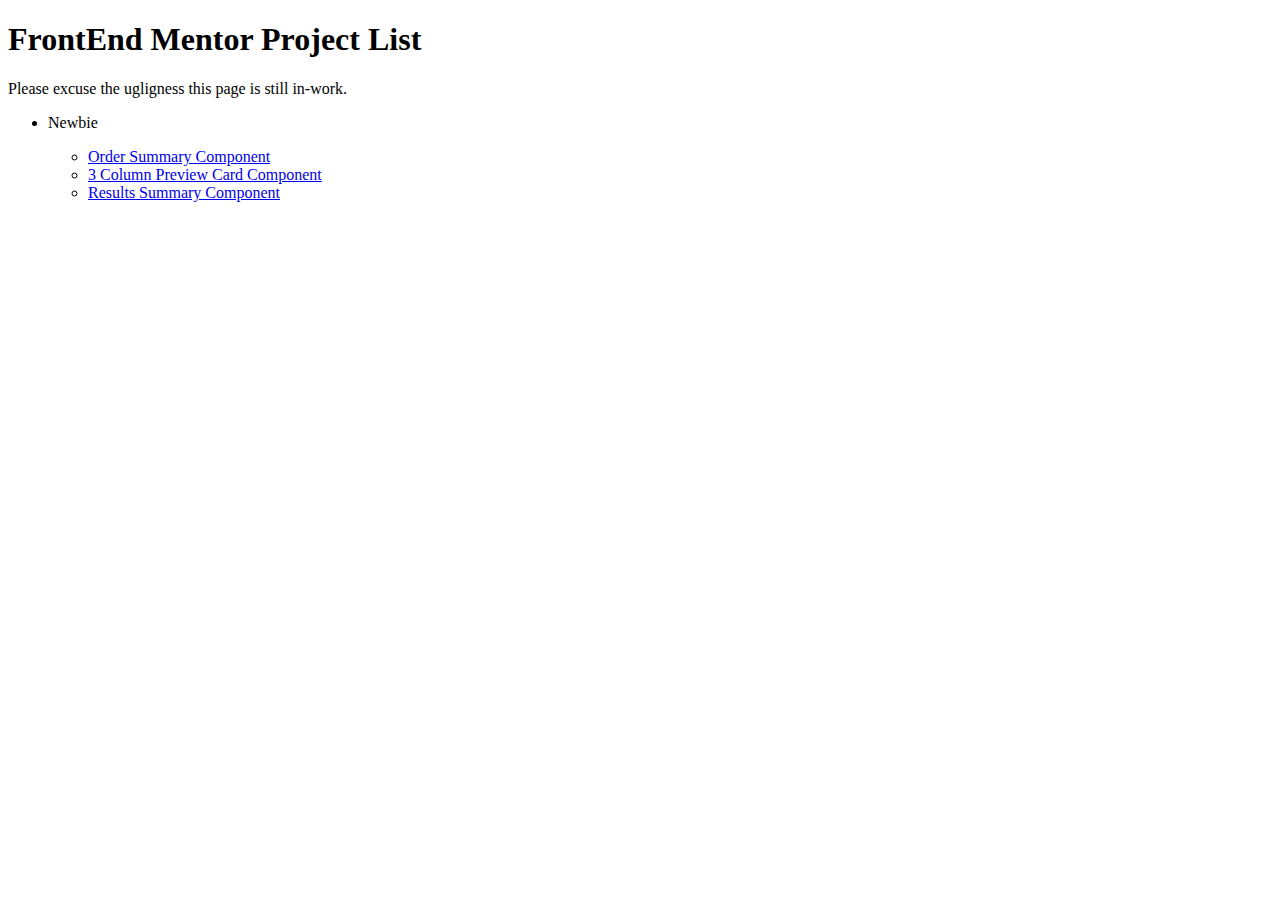
<file: index.html>
<!DOCTYPE html>
<html lang="en">

<head>
  <meta charset="UTF-8">
  <meta name="viewport" content="width=device-width, initial-scale=1.0">

  <title>FrontEnd Mentor Projects</title>
</head>

<body>
  <h1>FrontEnd Mentor Project List</h1>
  <p>Please excuse the ugligness this page is still in-work.</p>
  <ul>
    <li>
      <p>Newbie</p>
      <ul>
        <li><a href="./order-summary-component-main/index.html">Order Summary Component</a></li>
        <li><a href="./3-column-preview-card-component-main/index.html">3 Column Preview Card Component</a></li>
        <li><a href="./results-summary-component-main/index.html">Results Summary Component</a></li>
      </ul>
    </li>
  </ul>
</body>

</html>
</file>
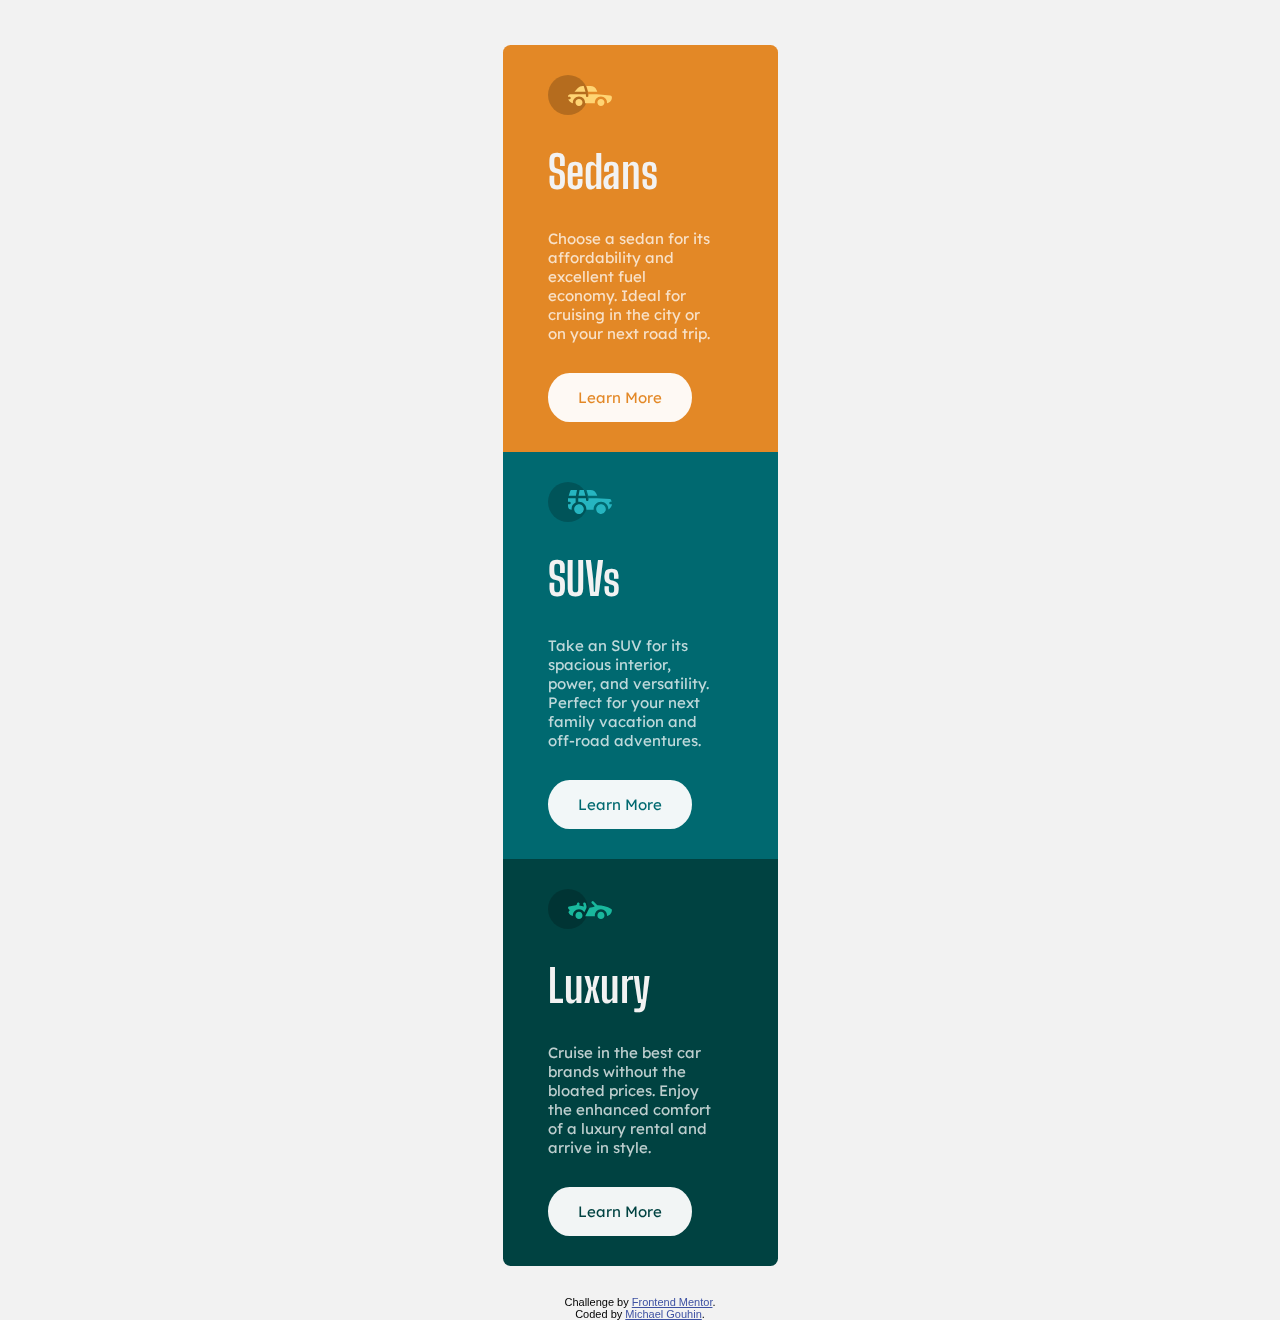
<file: 3-column-preview-card-component-main/index.html>
<!DOCTYPE html>
<html lang="en-US">

<head>
  <meta charset="UTF-8">
  <!-- displays site properly based on user's device -->
  <meta name="viewport" content="width=device-width, initial-scale=1.0">

  <link rel="icon" type="image/png" sizes="32x32" href="./images/favicon-32x32.png">
  <link rel="stylesheet" type="text/css" href="./css/styles.css">

  <!-- custom font imports-->
  <link rel="preconnect" href="https://fonts.googleapis.com">
  <link rel="preconnect" href="https://fonts.gstatic.com" crossorigin>
  <link href="https://fonts.googleapis.com/css2?family=Lexend+Deca&display=swap" rel="stylesheet">
  <link href="https://fonts.googleapis.com/css2?family=Big+Shoulders+Display:wght@700&family=Lexend+Deca&display=swap"
    rel="stylesheet">

  <title>Frontend Mentor | 3-column preview card component</title>

</head>

<body>

  <div class="category-container">

    <div class="category-card category-card--bright-orange">
      <img src="./images/icon-sedans.svg" alt="Sedans" class="category-card__icon">
      <h3 class="category-card__title">Sedans</h3>
      <p class="category-card__body">Choose a sedan for its affordability
        and excellent fuel economy. Ideal for cruising in the city or on your
        next road trip.</p>
      <a href="#" class="category-card__button">Learn More</a>
    </div>

    <div class="category-card category-card--dark-cyan">
      <img src="./images/icon-suvs.svg" alt="SUVs" class="category-card__icon">
      <h3 class="category-card__title">SUVs</h3>
      <p class="category-card__body">Take an SUV for its spacious interior,
        power, and versatility. Perfect for your next family vacation and
        off-road adventures.</p>
      <a href="#" class="category-card__button">Learn More</a>
    </div>

    <div class="category-card category-card--very-dark-cyan">
      <img src="./images/icon-luxury.svg" alt="Luxury" class="category-card__icon">
      <h3 class="category-card__title">Luxury</h3>
      <p class="category-card__body">Cruise in the best car brands without
        the bloated prices. Enjoy the enhanced comfort of a luxury rental and
        arrive in style.</p>
      <a href="#" class="category-card__button">Learn More</a>
    </div>

  </div>

  <div class="attribution">
    <p>Challenge by <a href="https://www.frontendmentor.io?ref=challenge" target="_blank">Frontend Mentor</a>.</p>
    <p>Coded by <a href="https://www.github.com/mgouhin" target="_blank">Michael Gouhin</a>.</p>
  </div>

</body>

</html>
</file>
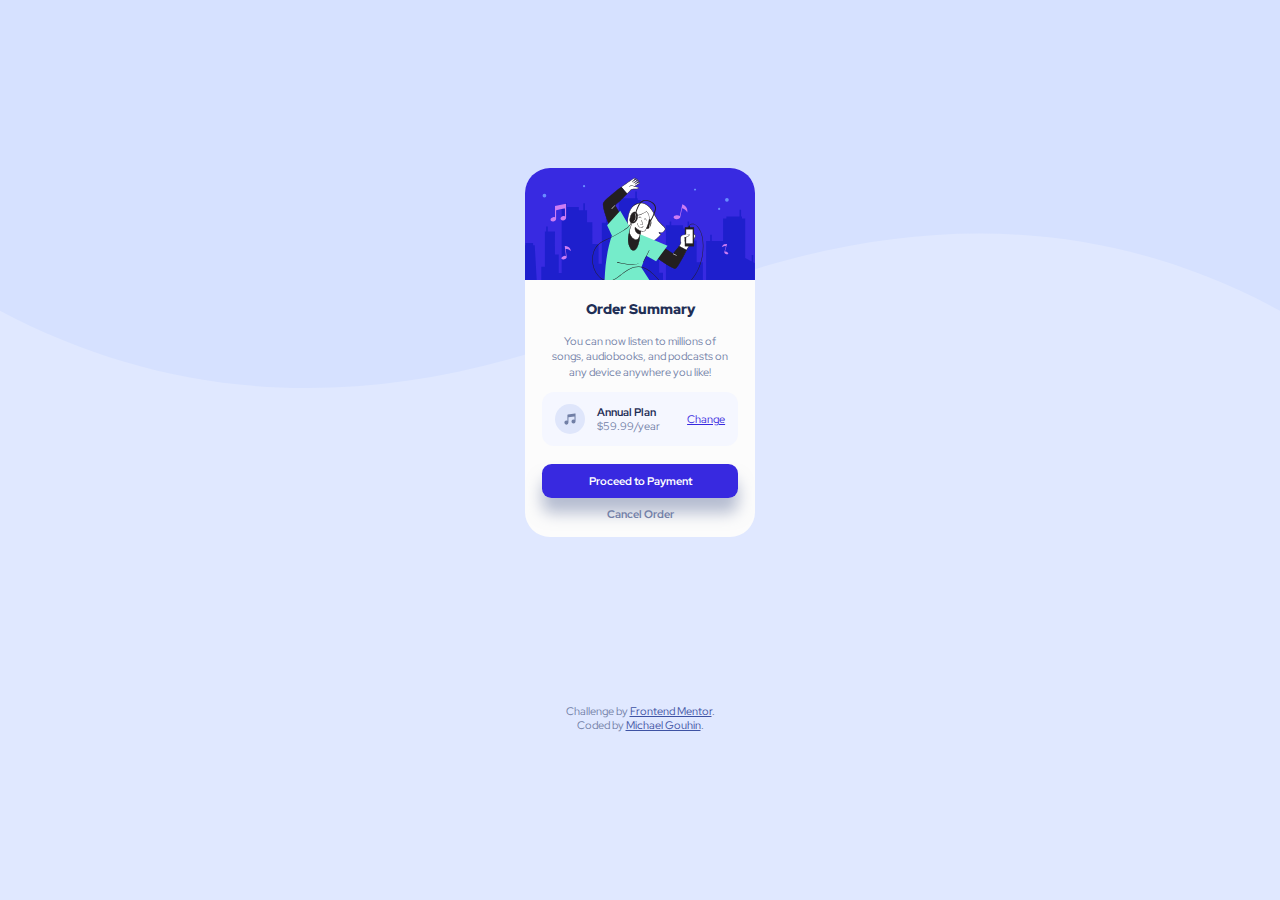
<file: order-summary-component-main/index.html>
<!DOCTYPE html>
<html lang="en">

<head>
  <meta charset="UTF-8">
  <meta name="viewport" content="width=device-width, initial-scale=1.0">
  <!-- displays site properly based on user's device -->

  <link rel="icon" type="image/png" sizes="32x32" href="./images/favicon-32x32.png">

  <link rel="stylesheet" type="text/css" href="styles.css">
  <link rel="preconnect" href="https://fonts.googleapis.com">
  <link rel="preconnect" href="https://fonts.gstatic.com" crossorigin>
  <link href="https://fonts.googleapis.com/css2?family=Red+Hat+Display:wght@500;700;900&display=swap" rel="stylesheet">

  <title>Frontend Mentor | Order summary card</title>
</head>

<body>
  <main class="card">
    <img src="./images/illustration-hero.svg" alt="Illustrated person listening to music.">
    <h1>Order Summary</h1>

    <p>You can now listen to millions of songs, audiobooks, and podcasts on any
      device anywhere you like!</p>

    <aside class="plan-option">
      <img src="./images/icon-music.svg" alt="Headphones image.">
      <div>
        <p><strong>Annual Plan</strong></p>
        <p>$59.99/year</p>
      </div>
      <a href="https://www.spotify.com">Change</a>
    </aside>

    <button type="button" class="primary-button">Proceed to Payment</button>
    <button type="button" class="secondary-button">Cancel Order</button>
  </main>
  <footer class="attribution">
    <p>Challenge by <a target="_blank" href="https://www.frontendmentor.io?ref=challenge" target="_blank">Frontend
        Mentor</a>.</p>
    <p>Coded by <a target="_blank" href="https://www.github.com/mgouhin">Michael Gouhin</a>.</p>
  </footer>
</body>

</html>
</file>
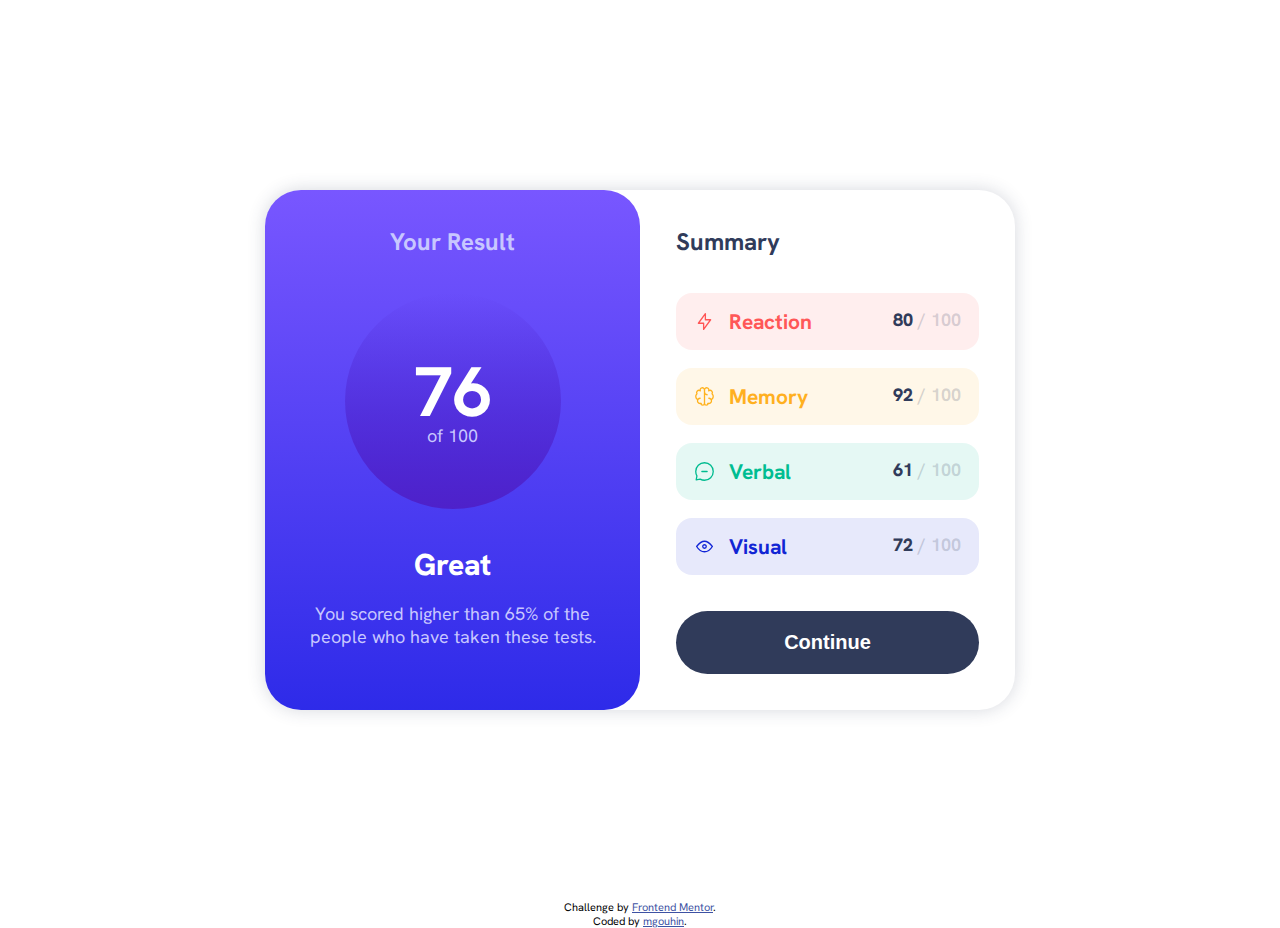
<file: results-summary-component-main/index.html>
<!DOCTYPE html>
<html lang="en">

<head>
  <meta charset="UTF-8">
  <meta name="viewport" content="width=device-width, initial-scale=1.0">

  <link rel="icon" type="image/png" sizes="32x32" href="./assets/images/favicon-32x32.png">

  <link rel="preconnect" href="https://fonts.googleapis.com">
  <link rel="preconnect" href="https://fonts.gstatic.com" crossorigin>
  <link href="https://fonts.googleapis.com/css2?family=Hanken+Grotesk:wght@500;700;800&display=swap" rel="stylesheet">

  <link rel="stylesheet" href="styles.css">

  <title>Frontend Mentor | Results summary component</title>

  <style>
  </style>
</head>

<body>
  <main>
    <div class="center">
      <div class="wrapper">

        <section class="card result-card">

          <h1 class="fs-600 fw-bold">Your Result</h1>

          <div class="score-badge">
            <p class="fs-800 fw-bold clr-neutral-100">76</p>
            <p class="">of 100</p>
          </div>

          <div class="grid">
            <h3 class="fs-700 fw-extra-bold clr-neutral-100">Great</h3>
            <p class="">You scored higher than 65% of the people who have taken these tests.</p>
          </div>

        </section>

        <section class="card clr-neutral-700">

          <h2 class="txt-left fs-600 fw-bold">Summary</h2>

          <div class="grid clr-neutral-700-light">

            <div class="score-component bg-primary-red-light">
              <div class="icon-title">
                <img src="./assets/images/icon-reaction.svg">
                <h3 class="clr-primary-red">Reaction</h3>
              </div>
              <p class="fw-bold"><span class="fw-extra-bold clr-neutral-700">80</span> / 100</p>
            </div>

            <div class="score-component bg-primary-orange-light">
              <div class="icon-title">
                <img src="./assets/images/icon-memory.svg">
                <h3 class="clr-primary-orange">Memory</h3>
              </div>
              <p class="fw-bold"><span class="fw-extra-bold clr-neutral-700">92</span> / 100</p>
            </div>

            <div class="score-component bg-primary-teal-light">
              <div class="icon-title">
                <img src="./assets/images/icon-verbal.svg">
                <h3 class="clr-primary-teal">Verbal</h3>
              </div>
              <p class="fw-bold"><span class="fw-extra-bold clr-neutral-700">61</span> / 100</p>
            </div>

            <div class="score-component bg-primary-blue-light">
              <div class="icon-title">
                <img src="./assets/images/icon-visual.svg">
                <h3 class="clr-primary-blue">Visual</h3>
              </div>
              <p class="fw-bold"><span class="fw-extra-bold clr-neutral-700">72</span> / 100</p>
            </div>

          </div>

          <button class="btn">Continue</button>

        </section>

      </div>
    </div>
  </main>

  <div class="attribution">
    <p>Challenge by <a href="https://www.frontendmentor.io?ref=challenge" target="_blank">Frontend Mentor</a>.</p>
    <p>Coded by <a href="https://github.com/mgouhin">mgouhin</a>.</p>
  </div>
</body>

</html>
</file>
<file: 3-column-preview-card-component-main/css/styles.css>
/* Trying to use BEM method for the first time*/

* {
  box-sizing: border-box;
  margin: 0rem;
}

:root {
  /* Define variables for project */
  --title-font: 'Big Shoulders Display';
  --main-font: 'Lexend Deca';

  --primary-bright-orange: hsl(31, 77%, 52%);
  --primary-dark-cyan: hsl(184, 100%, 22%);
  --primary-very-dark-cyan: hsl(179, 100%, 13%);
  --neutral-transparent-white: hsla(0, 0%, 100%, 0.75);
  --neutral-very-light-grey: hsl(0, 0%, 95%);

  /* Define standards */
  font-family: sans-serif; /* when custom isn't available */
  font-size: 15px;
}

body {
  background-color: var(--neutral-very-light-grey);
  display: flex;
  flex-direction: column;
  justify-content: center;
  align-items: center;
}

.category-container {
  display: grid;
  justify-content: center;
  align-content: center;
  grid-column-gap: 0px;
  grid-row-gap: 0px;
  padding-top: 3rem;
  padding-bottom: 2rem;
}

.category-card {
  width: 275px;
  padding-top: 2rem;
  padding-bottom: 2rem;
  padding-left: 3rem;
  padding-right: 4.1rem;
}

.category-card--bright-orange {
  background-color: var(--primary-bright-orange);
  grid-row: 1 / span 1;
}

.category-card--dark-cyan {
  background-color: var(--primary-dark-cyan);
  grid-row: 2 / span 1;
}

.category-card--very-dark-cyan {
  background-color: var(--primary-very-dark-cyan);
  grid-row-start: 3 / span 1;
}

.category-card:first-child {
  border-radius: 0.5rem 0.5rem 0rem 0rem;
}

.category-card:last-child {
  border-radius: 0rem 0rem 0.5rem 0.5rem;
}

.category-card__icon {
  margin-bottom: 1.8rem;
}

.category-card__title {
  margin-bottom: 2rem;
  font-family: var(--title-font);
  font-size: 3.0rem;
  color: var(--neutral-very-light-grey);
}

.category-card__body {
  margin-bottom: 2rem;
  font-family: var(--main-font);
  color: var(--neutral-transparent-white);
}

.category-card__button {
  display: inline-block;
  padding: 1rem 2rem;
  background-color: var(--neutral-very-light-grey);
  border-radius: 15%/50%;
  font-family: var(--main-font);
  font-size: 1rem;
  color: hsl(0, 0%, 0%);
  mix-blend-mode: screen; 
  /* ^ new technique for transparent text never
     tried or have seen this yet */
  text-align: center;
  text-decoration: none;
}

.attribution {
  font-size: 11px;
  text-align: center;
}

.attribution a {
  color: hsl(228, 45%, 44%);
}

@media only screen and (min-width: 1400px) {

  .category-container {
    padding-top: 25vh;
  }
  .category-card--bright-orange {
    grid-row: 1 / span 1;
    grid-column: 1 / span 1;
  }
  
  .category-card--dark-cyan {
    grid-row: 1 / span 1;
    grid-column: 2 / span 1;
  }
  
  .category-card--very-dark-cyan {
    grid-row: 1 / span 1;
    grid-column: 3 / span 1;
  }

  .category-card:first-child {
    border-radius: 0.5rem 0rem 0rem 0.5rem;
  }

  .category-card:last-child {
    border-radius: 0rem 0.5rem 0.5rem 0rem;
  }
}
</file>
<file: order-summary-component-main/styles.css>
/* this is a test for branches */

* {
  font-family: 'Red Hat Display', monospace ,sans-serif;
  font-size: 0.9rem;
  box-sizing: border-box;
}

html {
  margin: 0%;
  font-size: 12px;
}

body {
  background-image: url(./images/pattern-background-mobile.svg);
  background-repeat: no-repeat;
  background-position: top;
  background-size: 100%;
  background-color: hsl(225, 100%, 94%);
  margin: 0%;
  width: 100vw;
  height: 100vh;
  display: flex;
  flex-direction: column;
  justify-content: space-evenly;
  align-items: center;
}

h1 {
  font-size: 1.2rem;
  font-weight: 900;
  color: hsl(223, 47%, 23%);
  margin-top: 1.6rem;
  margin-bottom: 1.3rem;
}

p {
  color: hsl(224, 23%, 55%);
  margin-block-start: 0rem;
  margin-block-end: 0rem;
}

strong {
  font-weight: 700;
  color: hsl(223, 47%, 23%);
}

button {
  border: none;
  padding: 0.8rem 1.9rem;
  text-align: center;
  text-decoration: none;
  display: inline-block;
  font-weight: 700;
}

.card {
  background-color: hsl(0, 0%, 99%);
  border-radius: 25px;
  overflow: hidden;
  max-width: 230px;
  min-width: 212px;
  width: 89%;
  text-align: center;
  display: flex;
  flex-direction: column;
  justify-content: center;
  align-items: center;
}

.card > *:not(img) {
  margin-left: 5%;
  margin-right: 5%;
}

.card > img {
  width: 100%;
}

.card > p {
  width: 80%;
  line-height: 1.3rem;
}

.plan-option {
  background-color: hsl(225, 100%, 98%);
  border-radius: 12px;
  display: flex;
  flex-direction: row;
  justify-content: center;
  align-items: center;
  width: 85%;
  margin-top: 5%;
  margin-bottom: 8%;
}

.plan-option > img {
  width: 30px;
  margin-top: 1rem;
  margin-bottom: 1rem;
}

.plan-option > div {
  width: 40%;
  margin-left: 1rem;
  margin-right: 1rem;
  text-align: left;
  display: flex;
  flex-direction: column;
  align-items: flex-start;
}

.plan-option > p {
  margin-block-start: 0%;
  margin-block-end: 0%;
}

.plan-option > a {
  color: hsl(245, 75%, 52%);
}

.plan-option > a:hover {
  color: hsla(245, 75%, 52%, 70%);
}

.primary-button {
  background-color: hsl(245, 75%, 52%);
  color: hsl(0, 0%, 100%);
  box-shadow: 0px 15px 15px hsla(224, 23%, 55%, 50%);
  width: 85%;
  border-radius: 0.8rem;
}

.primary-button:hover {
  background-color: hsla(245, 75%, 52%, 70%);
}

.secondary-button {
  background-color: hsla(0, 0%, 100%, 0%);
  color: hsl(224, 23%, 55%);
  width: 85%;
  margin-bottom: 0.5rem;
}

.secondary-button:hover {
  color: hsl(223, 47%, 23%);
}

.attribution {
  text-align: center;
}

.attribution a {
  color: hsl(228, 45%, 44%);
}

@media only screen and (min-width: 768px) {
  body {
    background-image: url(./images/pattern-background-desktop.svg);
  }
}
</file>
<file: results-summary-component-main/styles.css>
:root {
  --clr-primary-red: 0, 100%, 67%;
  --clr-primary-orange: 39, 100%, 56%;
  --clr-primary-teal: 166, 100%, 37%;
  --clr-primary-blue: 234, 85%, 45%;

  --clr-grad-primary: to bottom, hsl(252, 100%, 67%), hsl(241, 81%, 54%);
  --clr-grad-secondary: to top, hsla(256, 72%, 46%, 1), hsla(241, 72%, 46%, 0);

  --clr-neutral-100: 0, 0%, 100%;
  --clr-neutral-200: 221, 100%, 96%;
  --clr-neutral-300: 241, 100%, 89%;
  --clr-neutral-700: 224, 30%, 27%;

  --ff-primary: 'Hanken Grotesk', sans-serif;

  --fw-medium: 400;
  --fw-bold: 700;
  --fw-extra-bold: 800;

  --fs-300: clamp(15px, 4vw, 16px);
  --fs-400: clamp(16px, 4.3vw, 18px);
  --fs-500: clamp(18px, 4.8vw, 20px);
  --fs-600: clamp(18px, 4.8vw, 24px);
  --fs-700: clamp(24px, 6.4vw, 30px);
  --fs-800: clamp(54px, 14.4vw, 70px);

}

html {
  font-size: var(--fs-400);
  font-family: var(--ff-primary);
  font-weight: var(--fw-medium);
  text-align: center;
}

h1,
h2,
h3,
p,
a {
  max-width: 32ch;
}

.center {
  min-width: 100vw;
  min-height: 100vh;
  display: grid;
  justify-content: center;
}

@media (min-width: 750px) {
  .center {
    align-items: center;
  }
}

.wrapper {
  display: flex;
  flex-direction: column;
  border-radius: 0;
  box-shadow: none;
}

@media (min-width: 750px) {
  .wrapper {
    flex-direction: row;
    border-radius: 2rem;
    box-shadow: 0 0 1rem hsla(var(--clr-neutral-700), 0.2);
  }
}

.card {
  display: grid;
  align-content: start;
  gap: 2rem;
  width: clamp(275px, 375px, 375px);
  padding: 2rem;
}

.result-card {
  border-radius: 0 0 2rem 2rem;
  background-image: linear-gradient(var(--clr-grad-primary));
  color: hsl(var(--clr-neutral-300));
}

@media (min-width: 750px) {
  .result-card {
    border-radius: 2rem;
  }
}

.score-badge {
  width: 8.5rem;
  aspect-ratio: 1 / 1;
  border-radius: 50%;
  display: flex;
  flex-direction: column;
  justify-content: center;
  align-items: center;
  margin: auto;
  gap: 0px;
  line-height: 1;
  background-image: linear-gradient(var(--clr-grad-secondary));
}

@media (min-width: 750px) {
  .score-badge {
    width: 12rem;
  }
}

.btn {
  width: 100%;
  padding-block: 20px;
  border: none;
  border-radius: 1000px;
  cursor: pointer;
  color: hsl(var(--clr-neutral-100));
  background-color: hsl(var(--clr-neutral-700));
  font-size: var(--fs-500);
  font-weight: var(--fw-bold);
}

.btn:hover {
  background-image: linear-gradient(var(--clr-grad-primary));
}

.txt-left {
  text-align: left;
}

.grid {
  display: grid;
  gap: 1rem;
}

.score-component {
  display: flex;
  justify-content: space-between;
  padding: 18px;
  border-radius: 16px;
  line-height: 1;
}

.icon-title {
  display: flex;
  gap: 14px;
}

.fs-300 {
  font-size: var(--fs-300);
}

.fs-400 {
  font-size: var(--fs-400);
}

.fs-500 {
  font-size: var(--fs-500);
}

.fs-600 {
  font-size: var(--fs-600);
}

.fs-700 {
  font-size: var(--fs-700);
}

.fs-800 {
  font-size: var(--fs-800);
}

.fw-med {
  font-weight: var(--fw-medium);
}

.fw-bold {
  font-weight: var(--fw-bold);
}

.fw-extra-bold {
  font-weight: var(--fw-extra-bold);
}

.clr-neutral-100 {
  color: hsl(var(--clr-neutral-100));
}

.clr-neutral-300 {
  color: hsl(var(--clr-neutral-300));
}

.clr-neutral-700 {
  color: hsl(var(--clr-neutral-700));
}

.clr-neutral-700-light {
  color: hsla(var(--clr-neutral-700), 0.2);
}

.clr-primary-red {
  color: hsl(var(--clr-primary-red));
}

.clr-primary-orange {
  color: hsl(var(--clr-primary-orange));
}

.clr-primary-teal {
  color: hsl(var(--clr-primary-teal));
}

.clr-primary-blue {
  color: hsl(var(--clr-primary-blue));
}

.bg-primary-red-light {
  background-color: hsla(var(--clr-primary-red), 0.1);
}

.bg-primary-orange-light {
  background-color: hsla(var(--clr-primary-orange), 0.1);
}

.bg-primary-teal-light {
  background-color: hsla(var(--clr-primary-teal), 0.1);
}

.bg-primary-blue-light {
  background-color: hsla(var(--clr-primary-blue), 0.1);
}

.attribution {
  font-size: 11px;
  display: grid;
  place-content: center;
}

.attribution a {
  color: hsl(228, 45%, 44%);
}

/* 
  styling reset 
  from Andy Bell
  https://andy-bell.co.uk/a-modern-css-reset/
  **************************************************************************
*/

/* Box sizing rules */
*,
*::before,
*::after {
  box-sizing: border-box;
}

/* Remove default margin */
body,
h1,
h2,
h3,
h4,
p,
figure,
blockquote,
dl,
dd {
  margin: 0;
}

/* Make images easier to work with */
img,
picture {
  max-width: 100%;
  display: block;
}
</file>
